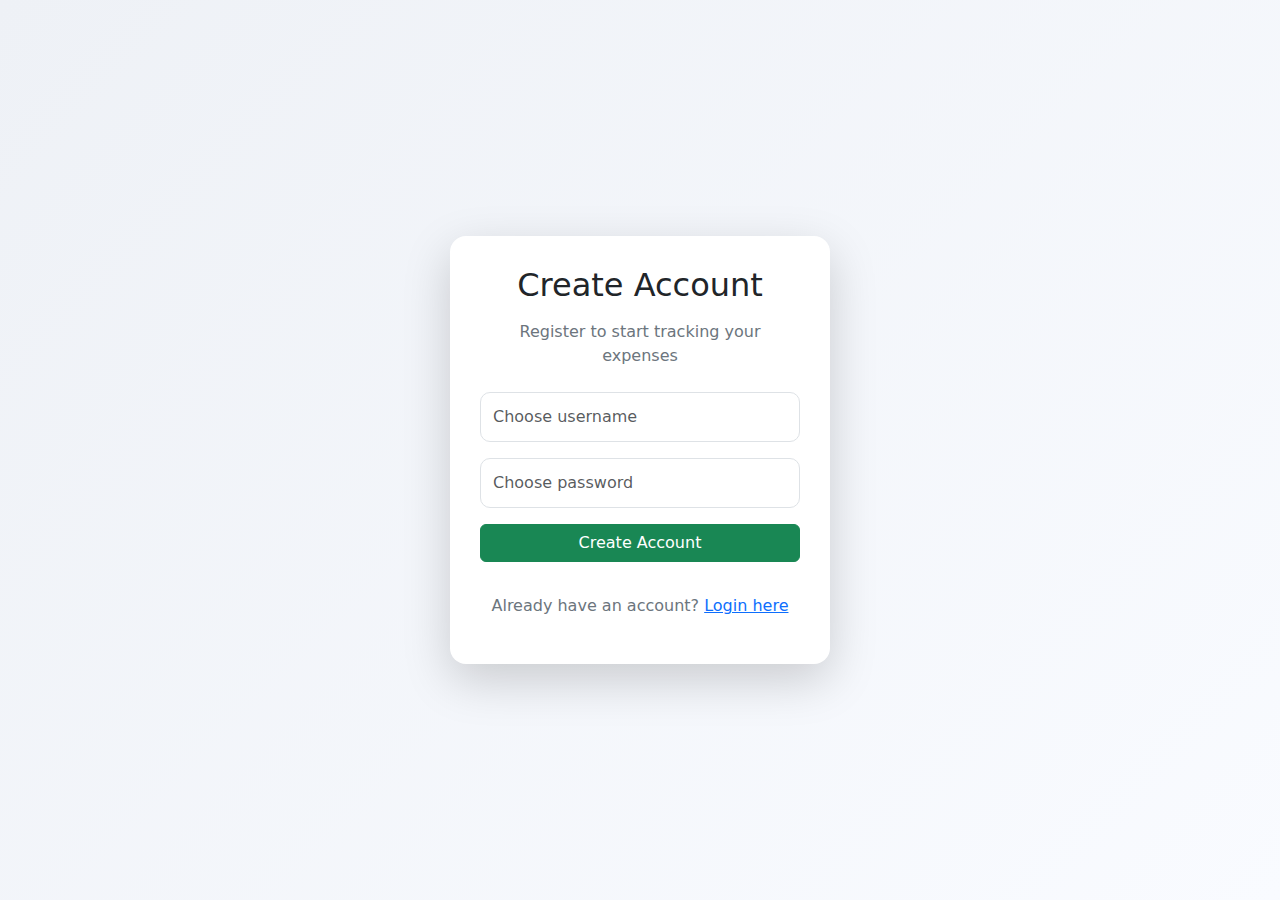
<file: expense-tracker-main/target/classes/static/register.html>
<!doctype html>
<html lang="en">
<head>
    <meta charset="UTF-8">
    <title>Register • Expense Tracker</title>
    <link rel="stylesheet" href="./styles.css">
    <link href="https://cdn.jsdelivr.net/npm/bootstrap@5.3.3/dist/css/bootstrap.min.css" rel="stylesheet"/>
</head>

<body class="auth-body">

<div class="auth-card shadow-lg">
    <h2 class="text-center mb-3">Create Account</h2>
    <p class="text-center small-muted mb-4">Register to start tracking your expenses</p>

    <input id="regUser" class="form-control mb-3" placeholder="Choose username">
    <input id="regPass" class="form-control mb-3" type="password" placeholder="Choose password">

    <button id="btnRegister" class="btn btn-success w-100 mb-3">Create Account</button>

    <div id="regMsg" class="small-muted text-center mb-3"></div>

    <p class="text-center small-muted">
        Already have an account? <a href="./login.html">Login here</a>
    </p>
</div>

<script src="./app.js"></script>
</body>
</html>
</file>
<file: expense-tracker-main/target/classes/static/styles.css>
/* ================= GLOBAL ================= */
body {
  background: linear-gradient(135deg, #eef1f6, #f9fbff);
  font-family: "Segoe UI", Roboto, Arial, sans-serif;
}

/* ================= AUTH ================= */
.auth-body {
  display: flex;
  justify-content: center;
  align-items: center;
  height: 100vh;
}

.auth-card {
  background: #ffffff;
  width: 380px;
  padding: 30px;
  border-radius: 16px;
  box-shadow: 0 12px 30px rgba(0, 0, 0, 0.15);
}

.auth-card input {
  padding: 12px;
  border-radius: 10px;
}

.small-muted {
  color: #6c757d;
}

/* ================= DASHBOARD ================= */
.card {
  border-radius: 16px;
  border: none;
  box-shadow: 0 6px 18px rgba(0, 0, 0, 0.08);
}

.card h5 {
  font-weight: 600;
}

/* Summary cards */
.stat-card {
  text-align: center;
  padding: 18px;
}

.stat-card h4 {
  font-weight: bold;
  margin-bottom: 5px;
}

.stat-card span {
  color: #6c757d;
  font-size: 14px;
}

/* Table */
.table {
  border-radius: 14px;
  overflow: hidden;
}

.table thead {
  background: #f1f4f8;
  font-weight: 600;
}

/* Buttons */
.btn {
  border-radius: 10px;
}

.btn-sm {
  border-radius: 8px;
}

/* Chart */
canvas {
  max-height: 320px;
}

/* Responsive */
.table-wrap {
  overflow-x: auto;
}
body.dark {
    background: #121212;
    color: #f1f1f1;
}

body.dark .card {
    background: #1f1f1f;
    color: #fff;
}

body.dark table {
    color: #fff;
}
</file>
